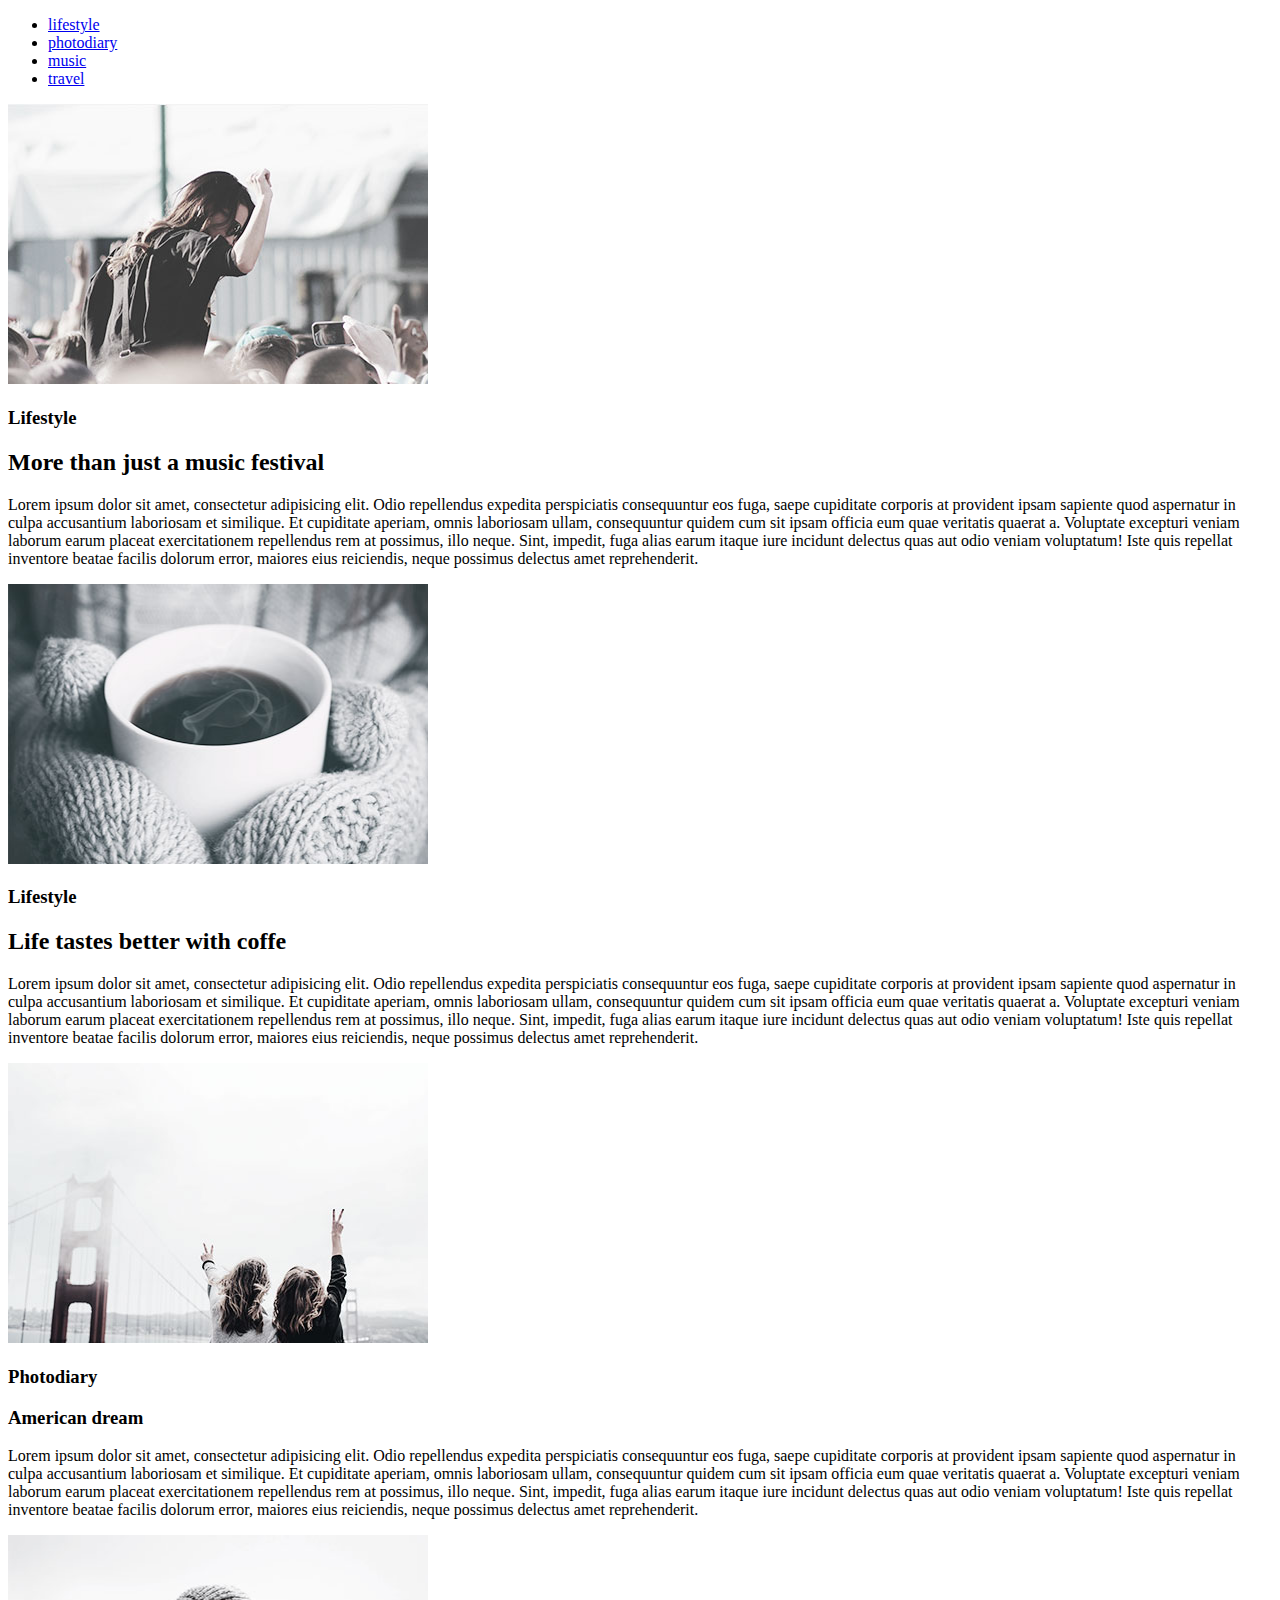
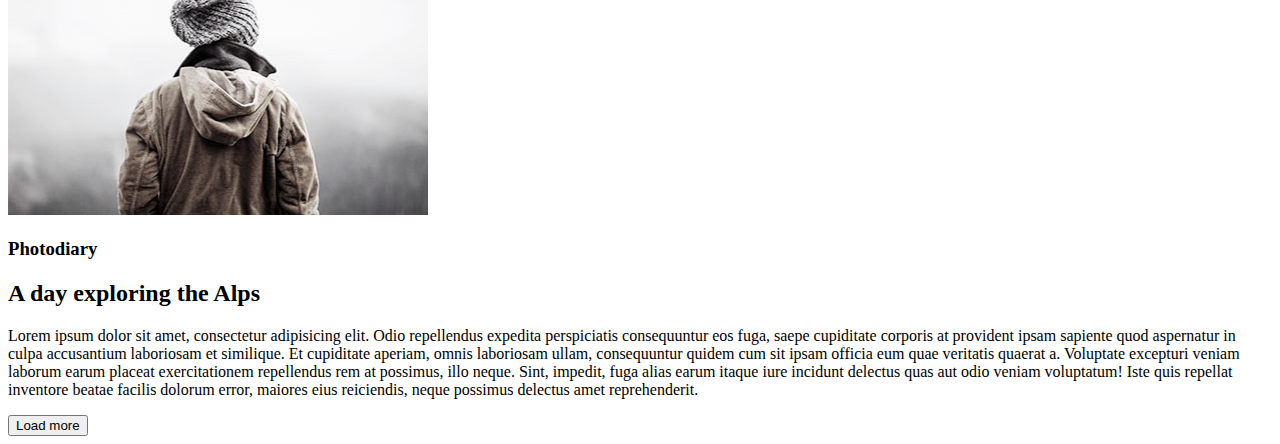
<file: html-css/module-01/index.html>
<!DOCTYPE html>
<html lang="en">

<head>
    <meta charset="UTF-8">
    <meta name="viewport" content="width=device-width, initial-scale=1.0">
    <meta http-equiv="X-UA-Compatible" content="ie=edge">
    <title>Document</title>
</head>

<body>
 
        <header>
            <nav>
                <ul>
                    <li><a href="#">lifestyle</a></li>
                    <li><a href="#">photodiary</a></li>
                    <li><a href="#">music</a></li>
                    <li><a href="#">travel</a></li>
                </ul>
            </nav>
        </header>

    <main>

        <div>
            <img src="img/travel.jpg" height="280" width="420" alt="lifestyle" >
            <h3>Lifestyle</h3>
            <h2>More than just a music festival</h2>
            <p>Lorem ipsum dolor sit amet, consectetur adipisicing elit. Odio repellendus expedita perspiciatis consequuntur
                eos fuga, saepe cupiditate corporis at provident ipsam sapiente quod aspernatur in culpa accusantium laboriosam
                et similique. Et cupiditate aperiam, omnis laboriosam ullam, consequuntur quidem cum sit ipsam officia eum
                quae veritatis quaerat a. Voluptate excepturi veniam laborum earum placeat exercitationem repellendus rem
                at possimus, illo neque. Sint, impedit, fuga alias earum itaque iure incidunt delectus quas aut odio veniam
                voluptatum! Iste quis repellat inventore beatae facilis dolorum error, maiores eius reiciendis, neque possimus
                delectus amet reprehenderit.</p>
        </div>
        <div>
            <img src="img/Lifestyle.jpg" height="280" width="420" alt="lifestyle" >
            <h3>Lifestyle</h3>
            <h2>Life tastes better with coffe </h2>
            <p>Lorem ipsum dolor sit amet, consectetur adipisicing elit. Odio repellendus expedita perspiciatis consequuntur
                eos fuga, saepe cupiditate corporis at provident ipsam sapiente quod aspernatur in culpa accusantium laboriosam
                et similique. Et cupiditate aperiam, omnis laboriosam ullam, consequuntur quidem cum sit ipsam officia eum
                quae veritatis quaerat a. Voluptate excepturi veniam laborum earum placeat exercitationem repellendus rem
                at possimus, illo neque. Sint, impedit, fuga alias earum itaque iure incidunt delectus quas aut odio veniam
                voluptatum! Iste quis repellat inventore beatae facilis dolorum error, maiores eius reiciendis, neque possimus
                delectus amet reprehenderit.</p>
        </div>
        <div>
            <img src="img/Photodiary1.jpg" height="280" width="420" alt="lifestyle" >
            <h3>Photodiary</h3>
            <h3>American dream </h3>
            <p>Lorem ipsum dolor sit amet, consectetur adipisicing elit. Odio repellendus expedita perspiciatis consequuntur
            eos fuga, saepe cupiditate corporis at provident ipsam sapiente quod aspernatur in culpa accusantium laboriosam
            et similique. Et cupiditate aperiam, omnis laboriosam ullam, consequuntur quidem cum sit ipsam officia eum
            quae veritatis quaerat a. Voluptate excepturi veniam laborum earum placeat exercitationem repellendus rem
            at possimus, illo neque. Sint, impedit, fuga alias earum itaque iure incidunt delectus quas aut odio veniam
            voluptatum! Iste quis repellat inventore beatae facilis dolorum error, maiores eius reiciendis, neque possimus
            delectus amet reprehenderit.</p>
        </div>
        <div>
           <img src="img/Photodiary2.jpg" height="280" width="420" alt="lifestyle" >
           <h3>Photodiary</h3>
           <h2>A day exploring the Alps </h2>
           <p>Lorem ipsum dolor sit amet, consectetur adipisicing elit. Odio repellendus expedita perspiciatis consequuntur
            eos fuga, saepe cupiditate corporis at provident ipsam sapiente quod aspernatur in culpa accusantium laboriosam
            et similique. Et cupiditate aperiam, omnis laboriosam ullam, consequuntur quidem cum sit ipsam officia eum
            quae veritatis quaerat a. Voluptate excepturi veniam laborum earum placeat exercitationem repellendus rem
            at possimus, illo neque. Sint, impedit, fuga alias earum itaque iure incidunt delectus quas aut odio veniam
            voluptatum! Iste quis repellat inventore beatae facilis dolorum error, maiores eius reiciendis, neque possimus
            delectus amet reprehenderit.</p>
        </div>

        <button>Load more</button>

    </main>


</body>

</html>
</file>
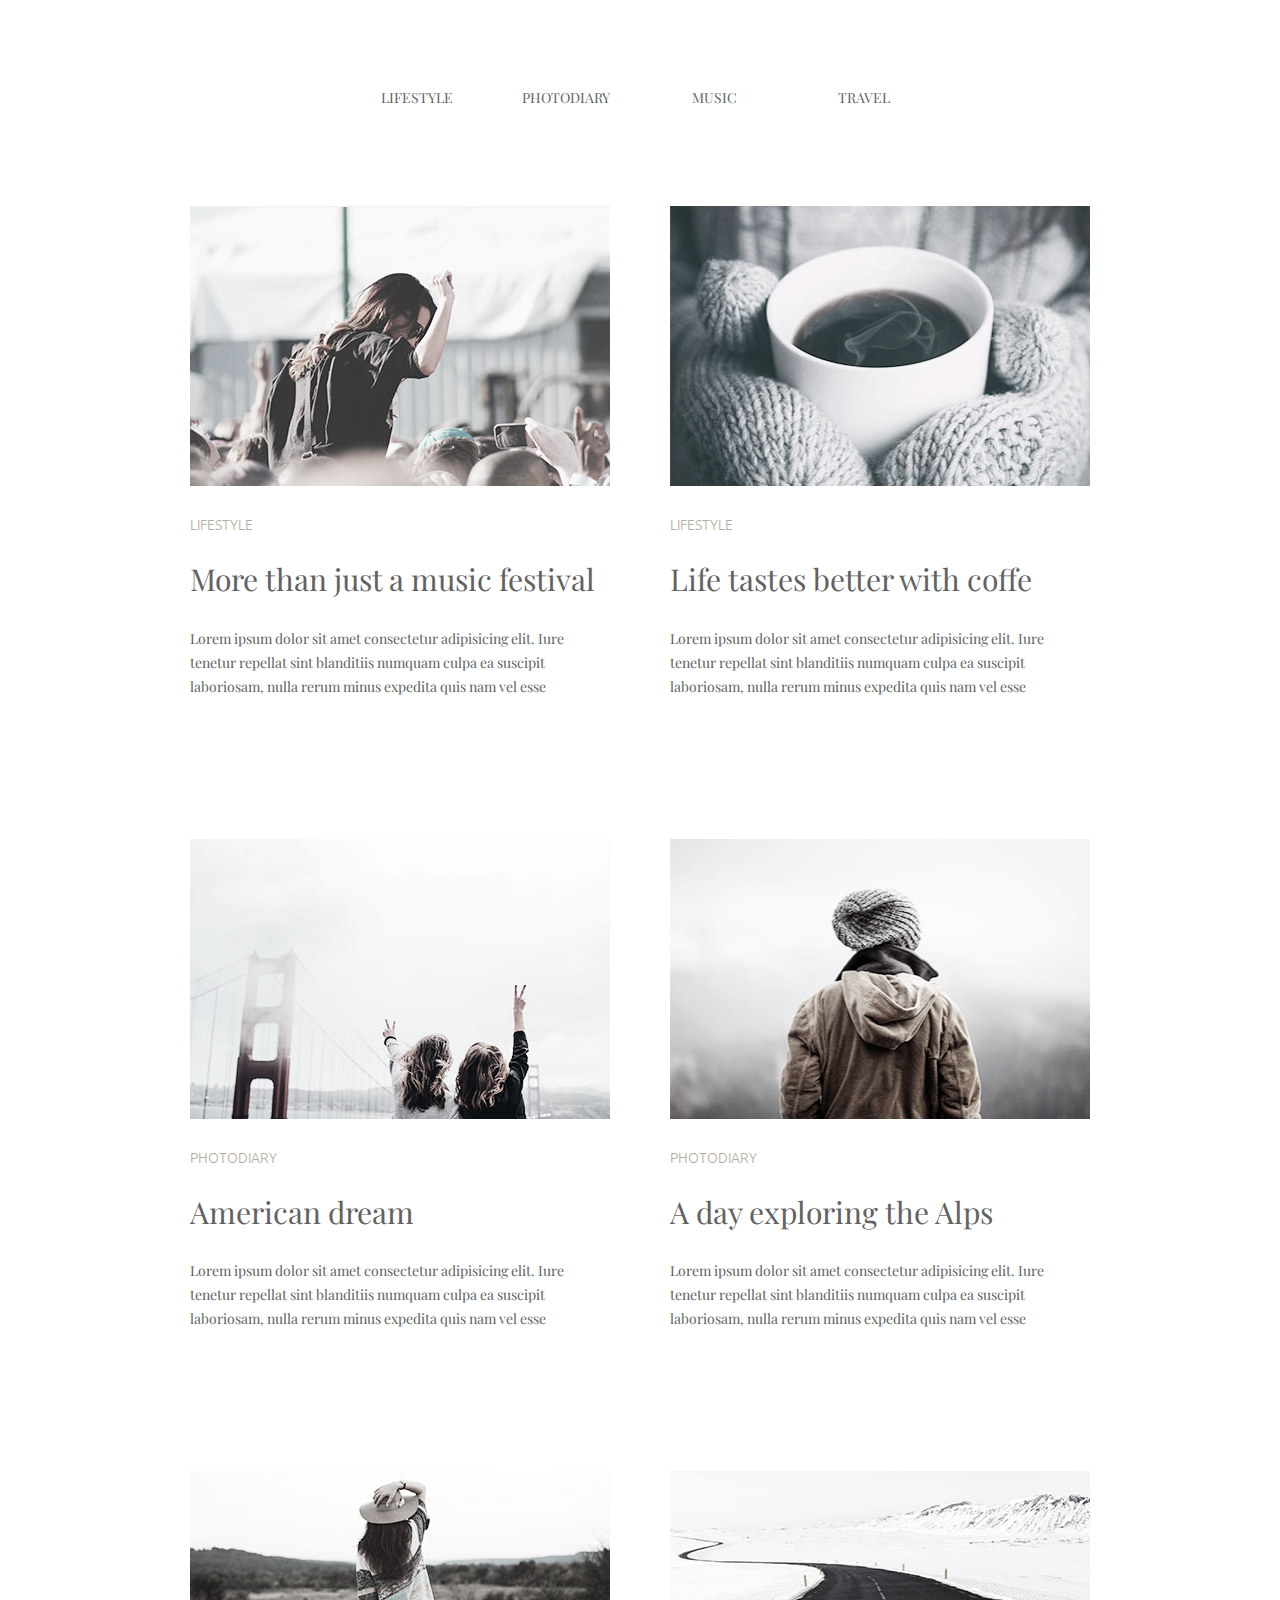
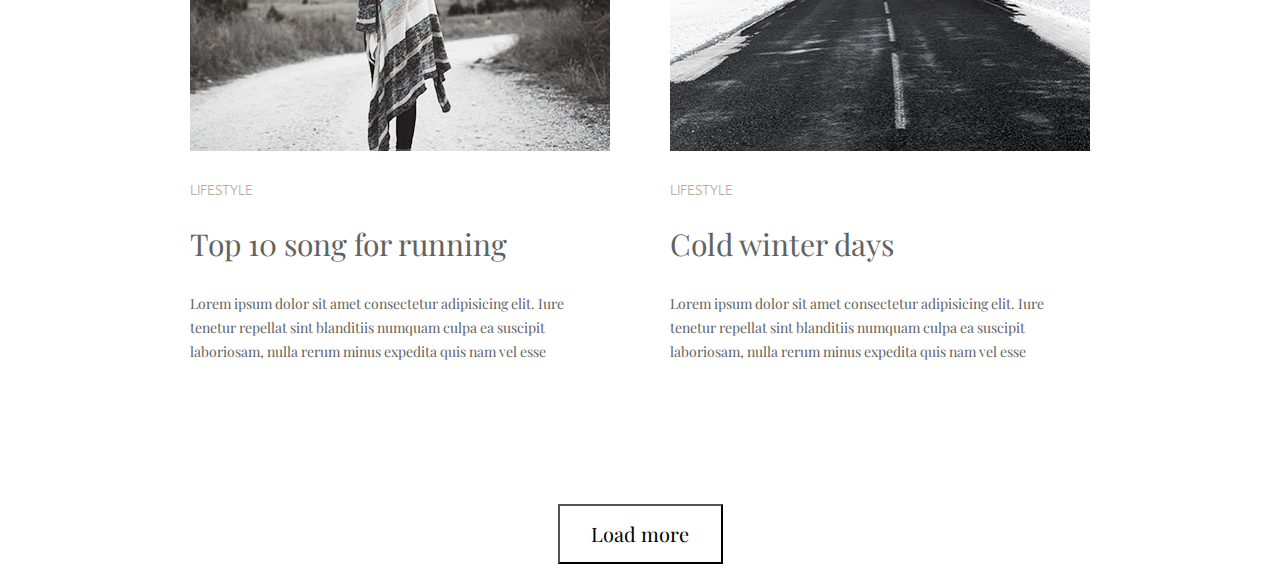
<file: html-css/module-03/index.html>
<!DOCTYPE html>
<html lang="en">

<head>
    <meta charset="UTF-8">
    <meta name="viewport" content="width=device-width, initial-scale=1.0">
    <meta http-equiv="X-UA-Compatible" content="ie=edge">
    <link rel="stylesheet" href="css/normalize.css">
    <link rel="stylesheet" href="css/style.css">
    <link rel="stylesheet" href="https://fonts.googleapis.com/css?family=Allerta+Stencil|Playfair+Display|Roboto:400,500i|Ubuntu:300,400">
 
    <title>Document</title>
</head>

<body>
 
        <header>
            <nav>
                <ul>
                    <li><a href="#">lifestyle</a></li>
                    <li><a href="#">photodiary</a></li>
                    <li><a href="#">music</a></li>
                    <li><a href="#">travel</a></li>
                </ul>
            </nav>
        </header>

    <main>
        <section>
           <div class="picturer">
            <img src="img/travel.jpg" height="280" width="420" alt="lifestyle" >
            <h2 class="category">Lifestyle</h2>
            <h3 class="title">More than just a music festival</h3>
            <p>Lorem ipsum dolor sit amet consectetur adipisicing elit. Iure tenetur repellat sint blanditiis numquam culpa ea suscipit laboriosam, nulla rerum minus expedita quis nam vel esse
            </p>
           </div>
           <div class="picturer">
            <img src="img/Lifestyle.jpg" height="280" width="420" alt="lifestyle" >
            <h2 class="category">Lifestyle</h2>
            <h3 class="title">Life tastes better with coffe </h3>
            <p>Lorem ipsum dolor sit amet consectetur adipisicing elit. Iure tenetur repellat sint blanditiis numquam culpa ea suscipit laboriosam, nulla rerum minus expedita quis nam vel esse</p>
           </div>
        </section>
        <section>
           <div class="picturer ">
            <img src="img/Photodiary1.jpg" height="280" width="420" alt="lifestyle" >
            <h2 class="category">Photodiary</h2>
            <h3 class="title">American dream </h3>
            <p>Lorem ipsum dolor sit amet consectetur adipisicing elit. Iure tenetur repellat sint blanditiis numquam culpa ea suscipit laboriosam, nulla rerum minus expedita quis nam vel esse</p>
           </div>
           <div class="picturer">
           <img src="img/Photodiary2.jpg" height="280" width="420" alt="lifestyle" >
           <h2 class="category">Photodiary</h2>
           <h3 class="title">A day exploring the Alps </h3>
           <p>Lorem ipsum dolor sit amet consectetur adipisicing elit. Iure tenetur repellat sint blanditiis numquam culpa ea suscipit laboriosam, nulla rerum minus expedita quis nam vel esse</p>
           </div>
        </section>
        <section>
           <div class="picturer ">
            <img src="img/Lifestyle1.jpg" height="280" width="420" alt="lifestyle" >
            <h2 class="category">Lifestyle</h2>
            <h3 class="title">Top 10 song for running</h3>
            <p>Lorem ipsum dolor sit amet consectetur adipisicing elit. Iure tenetur repellat sint blanditiis numquam culpa ea suscipit laboriosam, nulla rerum minus expedita quis nam vel esse</p>
           </div>
           <div class="picturer">
            <img src="img/Lifestyle2.jpg" height="280" width="420" alt="lifestyle" >
            <h2 class="category">Lifestyle</h2>
            <h3 class="title">Cold winter days</h3>
            <p>Lorem ipsum dolor sit amet consectetur adipisicing elit. Iure tenetur repellat sint blanditiis numquam culpa ea suscipit laboriosam, nulla rerum minus expedita quis nam vel esse</p>
           </div>
        </section>
        <button>Load more</button>

    </main>


</body>

</html>
</file>
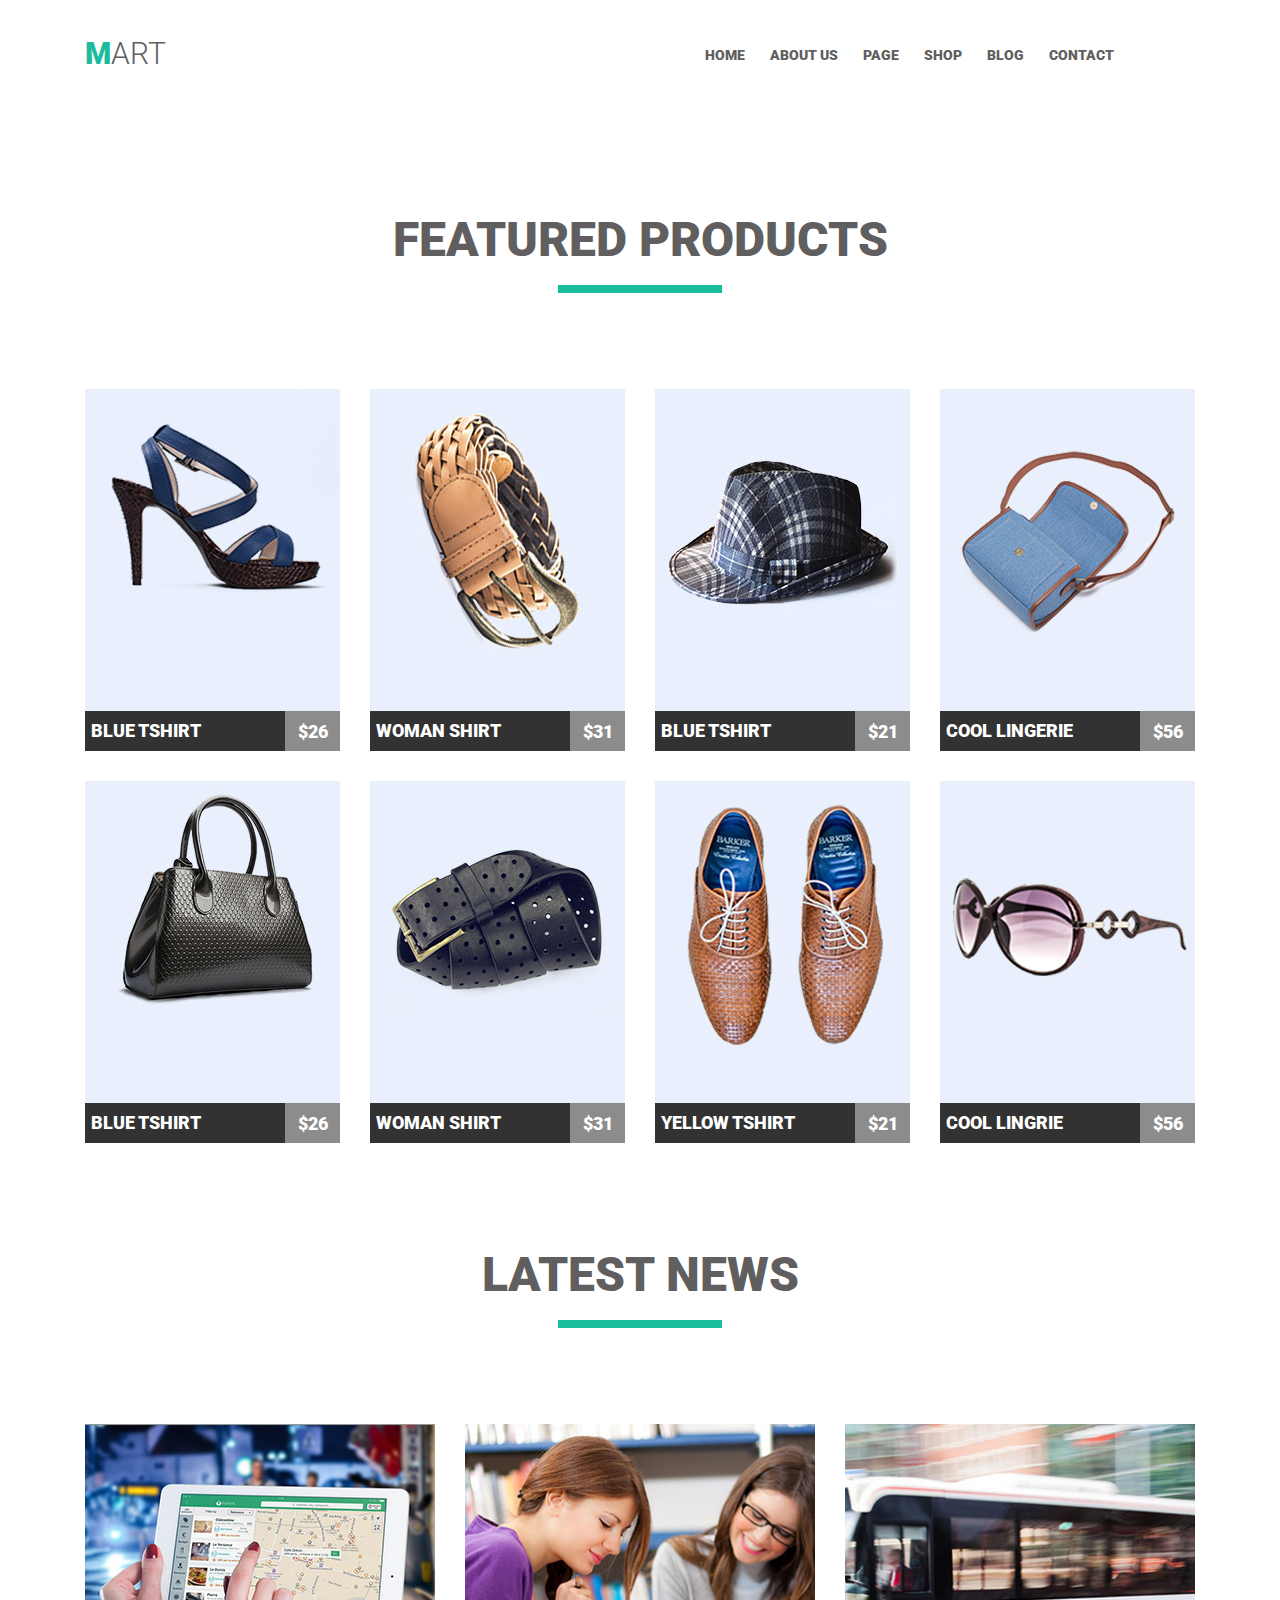
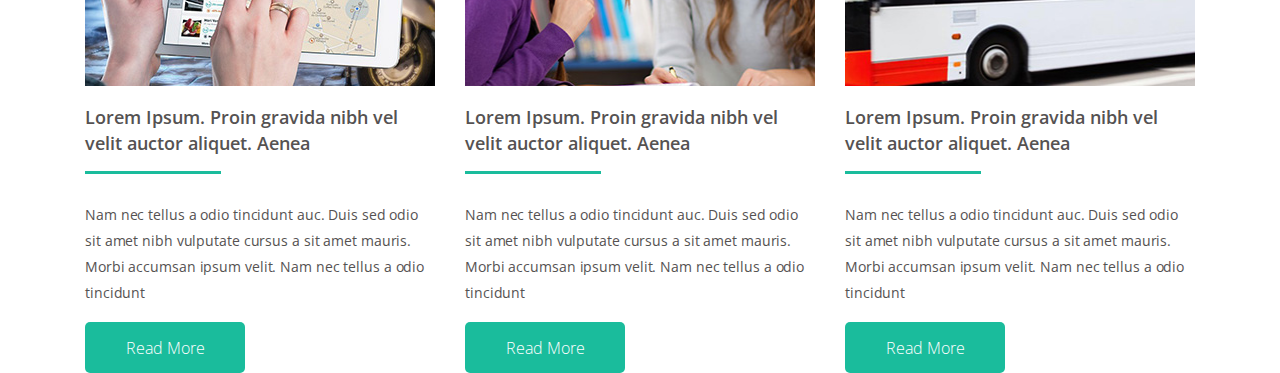
<file: html-css/module-04/index.html>
<!DOCTYPE html>
<html lang="en">
<head>
    <meta charset="UTF-8">
    <meta name="viewport" content="width=device-width, initial-scale=1.0">
    <meta http-equiv="X-UA-Compatible" content="ie=edge">
    <link rel="stylesheet" href="css/normalize.css">
    <link rel="stylesheet" href="css/style.css">
    <link rel="stylesheet" href="https://fonts.googleapis.com/css?family=Open+Sans:300,400,600|Roboto:300,900" rel="stylesheet">

    <title>Document</title>
</head>
<body>
<header class="page-header container">
    <nav>
        <a href="#" class="site-logo">Mart</a>
        <ul class="site-novigation clearfix">
           <li><a href="#">Home</a></li>
           <li><a href="#">About Us </a></li>
           <li><a href="#">Page</a></li>
           <li><a href="#">Shop</a></li>
           <li><a href="#">Blog</a></li>
           <li><a href="#">Contact</a></li>
        </ul>
    </nav>
</header>
<main class="container">
    <section class="gallery">
        <h2 class="section-title">featured products
            <span class="section-line"></span>
        </h2>

        <div class="featured-list clearfix">
            <div class="featured-list-item">
                <img class="featured-image" src="img/product1.jpg" alt="image product" width="255" height="322">
                <button class="featured-list-name">Blue Tshirt</button>
                <span class="featured-list-price">26</span>
            </div>
            <div class="featured-list-item">
                <img class="featured-list-image" src="img/product2.jpg" alt="image product" width="255" height="322">
                <button class="featured-list-name">Woman Shirt</button>
                <span class="featured-list-price">31</span>
            </div>
            <div class="featured-list-item">
                <img class="featured-list-image" src="img/produc3.jpg" alt="image product" width="255" height="322">
                <button class="featured-list-name">Blue Tshirt</button>
                <span class="featured-list-price">21</span>
            </div>
            <div class="featured-list-item">
                <img class="featured-list-image" src="img/product4.jpg" alt="image product" width="255" height="322">
                <button class="featured-list-name">Cool Lingerie</button>
                <span class="featured-list-price">56</span>
            </div>
            <div class="featured-list-item">
                <img class="featured-list-image" src="img/product5.jpg" alt="image product" width="255" height="322">
                <button class="featured-list-name">Blue Tshirt</button>
                <span class="featured-list-price">26</span>
            </div>
            <div class="featured-list-item">
                <img class="featured-list-image" src="img/product6.jpg" alt="image product" width="255" height="322">
                <button class="featured-list-name">Woman Shirt</button>
                <span class="featured-list-price">31</span>
            </div>
            <div class="featured-list-item">
                <img class="featured-list-image" src="img/product7.jpg" alt="image product" width="255" height="322">
                <button class="featured-list-name">Yellow Tshirt</button>
                <span class="featured-list-price">21</span>
            </div>
            <div class="featured-list-item">
                <img class="featured-list-image" src="img/product8.jpg" alt="image product" width="255" height="322">
                <button class="featured-list-name">Cool Lingrie</button>
                <span class="featured-list-price">56</span>
            </div>
        </div>

    </section>


    <section class="blog">
        <h2 class="blog-title">latest news
            <span class="section-line"></span>
        </h2>
        <div class="blog-section">
            <ul class="blog-list">
                <li class="blog-list-item"><img class="blog-list-image" src="img/ipad-632394_960_720.jpg" alt="image blog" width="350" height="262">
                   <h3 class="blog-list-title">Lorem Ipsum. Proin gravida nibh vel velit auctor aliquet. Aenea</h3>
                   <span class="blog-line"></span>
                   <p class="blog-list-about">Nam nec tellus a odio tincidunt auc. Duis sed odio sit amet nibh vulputate cursus a sit amet mauris. Morbi accumsan ipsum velit. Nam nec tellus a odio tincidunt</p>
                   <button class="blog-list-button">Read More</button>
                </li>
                <li class="blog-list-item"><img class="blog-list-image" src="img/slide1.jpg" alt="image blog" width="350" height="262">
                   <h3 class="blog-list-title">Lorem Ipsum. Proin gravida nibh vel velit auctor aliquet. Aenea</h3>
                   <span class="blog-line"></span>
                   <p class="blog-list-about">Nam nec tellus a odio tincidunt auc. Duis sed odio sit amet nibh vulputate cursus a sit amet mauris. Morbi accumsan ipsum velit. Nam nec tellus a odio tincidunt</p>
                   <button class="blog-list-button">Read More</button>
                </li>
                <li class="blog-list-item"><img class="blog-list-image" src="img/product-img-5.jpg" alt="image blog" width="350" height="262">
                   <h3 class="blog-list-title">Lorem Ipsum. Proin gravida nibh vel velit auctor aliquet. Aenea</h3>
                   <span class="blog-line"></span>
                   <p class="blog-list-about">Nam nec tellus a odio tincidunt auc. Duis sed odio sit amet nibh vulputate cursus a sit amet mauris. Morbi accumsan ipsum velit. Nam nec tellus a odio tincidunt</p>
                   <button class="blog-list-button">Read More</button>
                </li>
            </ul>
        </div>
    </section>
</main>
</body>
</html>
</file>
<file: html-css/module-03/css/style.css>
html {
    box-sizing: border-box;
}
/* *,
*::before,
*::after {
    box-sizing: inherit;
} */
/* *{
    margin: 0;
    padding: 0;
    box-sizing: border-box;
    outline: 1px solid red;
} */
header {
    padding: 76px 8px;
    width: 900px;
    margin: 0 auto;
}
main {
    width: 900px;
    margin: 0 auto; /* эта функция отцентрировала весь блок по центру страницы*/
    padding: 10px; /* Зачем указывать падинг? И откуда именно 10рх*/
}

/* nav {
    list-style: none;
    display: inline-block;
    text-align: center;
    text-decoration: none;
    text-transform: uppercase;
    font-family: 'Playfair Display', serif;
    font-size: 14px;
    line-height: 24px;
} */
ul {
    text-align: center;
    margin: 0;
    padding: 0;
    width: 900px;
}

li {
    display: inline-block;
    width: 15%; /* Это можно в процентах задать? Вы задавали на вебинара ширину 200рх? */
    letter-spacing: 0;
    margin-right: 10px;
}

li:last-child {
    margin-right: 0;
}

a {
    display:block;
    padding: 10px 5px;
    outline: none;
    text-decoration: none;
    text-transform: uppercase;
    color: #626262;
    font-family: 'Playfair Display', serif;
    font-size: 14px;
    line-height: 24px;
}
a:hover {
    color: #03a9f4;
}

/* img {
    margin-bottom: 20px;
    display: block;
    max-width: 100%;
    height: auto;
} */
section {
    width: 900px;
    margin-bottom: 110px;
    /* display: inline-block; */

}

.picturer {
    display: inline-block;
    width: 420px;
    margin-right: 56px;     /* 56рх чтобы влезло в ширину 900рх секции. */
}
.picturer:last-child {
    margin-right: 0;
}
img {
    display: block;
    width: 420px;
    height: 280px;
    margin-bottom: 30px;
}

.category {
    margin: 0 0 30px 0;
    text-transform: uppercase;
    font-family: 'Ubuntu', sans-serif;
    font-weight: 300;
    font-size: 14px;
    color: #b4ad9e;
}

.title {
    margin: 0 0 30px 0;
    font-family: 'Playfair Display', serif;
    font-weight: 400;
    font-size: 30px;
    color: #626262;
}
p{
    font-family: 'Playfair Display', serif;
    font-size: 14px;
    line-height: 24px;
    font-weight: 400;
    color: #626262;
    margin: 0 0 30px 0;
}
button{
    display: block;
    /* color: #626262; */
    background-color: white;
    font-family: 'Playfair Display', serif;
    font-weight: 400;
    font-size: 20px;
    line-height: 24px;
    height: 60px;
    width: 165px;
    text-align: center;
    margin: auto;
}
button:last-child {
    margin-bottom: 0;
}
</file>
<file: html-css/module-04/css/style.css>
html {
    box-sizing: border-box;
}
*,
*::before,
*::after {
    box-sizing: inherit;
}

body{
    color: #555252;
}
img{
    display: block;
    max-width: 100%;
    height: auto;
}
.clearfix::after {
    content: "";
    display: table;
    clear: both;
  }


.container{
    width: 1110px;
    margin: 0 auto;
    /* background-color: rgb(88, 86, 163); */
}
.page-header {
    margin-bottom: 104px;
}

nav {
    padding: 38px 0px;
}


.site-logo {
    display: inline-block;
    text-decoration: none;
    text-transform: uppercase;
    color: #605e5e;
    font-size: 30px;
    line-height: 32px;
    font-family: 'Roboto', sans-serif;
    font-weight: 300;
}

.site-logo::first-letter {
    color: #1abc9c;
    font-weight: 900;
}
.site-novigation {
    float: right;
    width: 490px;
    margin: 0;
    padding: 0;
    margin-top: 10px;
    font-size: 14px;
    line-height: 14px;
    font-family: 'Roboto', sans-serif;
    font-weight: 900;
    list-style: none;
    text-decoration: none;
}

.site-novigation a {
    text-decoration: none;
    text-transform: uppercase;
    color: #605e5e;
}
.site-novigation a:hover,
.site-novigation a:focus {
    color: #1abc9c;
}
.site-novigation li {
    float: left;
    /* display: inline-block; */
}
.site-novigation li:not(:last-child) {
    margin-right: 25px;
}

h2{
    position: relative;
    margin: 0;
    margin-bottom: 92px;
    padding: 0;
    padding-bottom: 30px;
    color: #605e5e;
    font-size: 48px;
    /* line-height: 32px; */
    font-family: 'Roboto', sans-serif;
    font-weight: 900;
    text-transform: uppercase;
    text-align: center;
}
.section-line{
    position: absolute;
    bottom: 0;
    left: 50%;
    right: 50%;
    transform: translateX(-50%) translateY(-50%);
    display: block;
    width: 164px;
    height: 8px;
    background: #1abc9c;
}

.featured-list {
    font-size: 0;
}

.featured-list-item{
    float: left;
    width: 255px;
    margin-right: 30px;
    margin-bottom:30px;
    padding: 0;
    cursor: pointer;
}

.featured-list-item:nth-child(4n){
    margin-right: 30px;
}
/* .featured-list-item:nth-child(4){
    margin-right: 0;
} */
/* .featured-list-item:nth-child(8){
    margin-right: 0;
} */

.featured-list-item:nth-last-child(-n + 4){
    margin-bottom: 0;
}
.featured-list-item:nth-child(4n + 4){
    margin-right: 0;
}

.featured-list-item:hover .featured-list-name,
.featured-list-item:focus .featured-list-name{
    background-color: #1abc9c;
}
.featured-list-item:hover .featured-list-price,
.featured-list-item:focus .featured-list-price{
    /* background-color: #1abc9c; */
    background: rgba(26,188,156, 0.5)
}
.featured-list-name{
    font-size: 18px;
    line-height: 32px;
    font-family: 'Roboto', sans-serif;
    font-weight: 900;
    text-transform: uppercase;
    text-align: left;
    width: 200px;
    height: 40px;
    background: #323232;
    color: #fff;
    border: none;
}
.featured-list-price{
    float: right;
    margin: 0;
    padding: 5px;
    font-size: 18px;
    line-height: 32px;
    font-family: 'Roboto', sans-serif;
    font-weight: 900;
    text-transform: uppercase;
    text-align: center;
    width: 55px;
    height: 40px;
    background: #8c8c8c;
    color: #fff
}
.featured-list-price::before {
    content: "$";
}
.gallery {
    margin-bottom: 104px;
}

.blog-list {
    list-style: none;
    padding: 0;
    margin: 0;
}
.blog-list-item{
    float: left;
    width: 350px;
    margin-right: 30px;
}
.blog-list-item:nth-child(3){
    margin-right: 0;
}

.blog-list-image{
   max-width: 100%;
   height: 262px; 
}
.blog-list-title {
    position: relative;
    margin-bottom: 15px;
    color: #555252;
    font-size: 18px;
    line-height: 26px;
    font-family: 'Open Sans', sans-serif;
    font-weight: 600;
}
.blog-line{
    /* position: absolute;
    bottom: 0;
    left: 50%;
    right: 50%;
    transform: translateX(-50%) translateY(-50%); */
    display: block;
    width: 136px;
    height: 3px;
    background: #1abc9c;
}
.blog-list-about {
    margin-top: 28px;
    margin-bottom: 16px;
    color: #555252;
    font-size: 14px;
    line-height: 26px;
    font-family: 'Open Sans', sans-serif;
    font-weight: 400;
    text-align: left;
    letter-spacing: -0.1px;
}
.blog-list-button{
    width: 160px;
    height: 51px;
    border-radius: 5px;
    background: #1abc9c;
    color: #fff;
    font-size: 16px;
    line-height: 26px;
    font-family: 'Open Sans', sans-serif;
    font-weight: 300;
    border: none;
    cursor: pointer;
}
</file>
